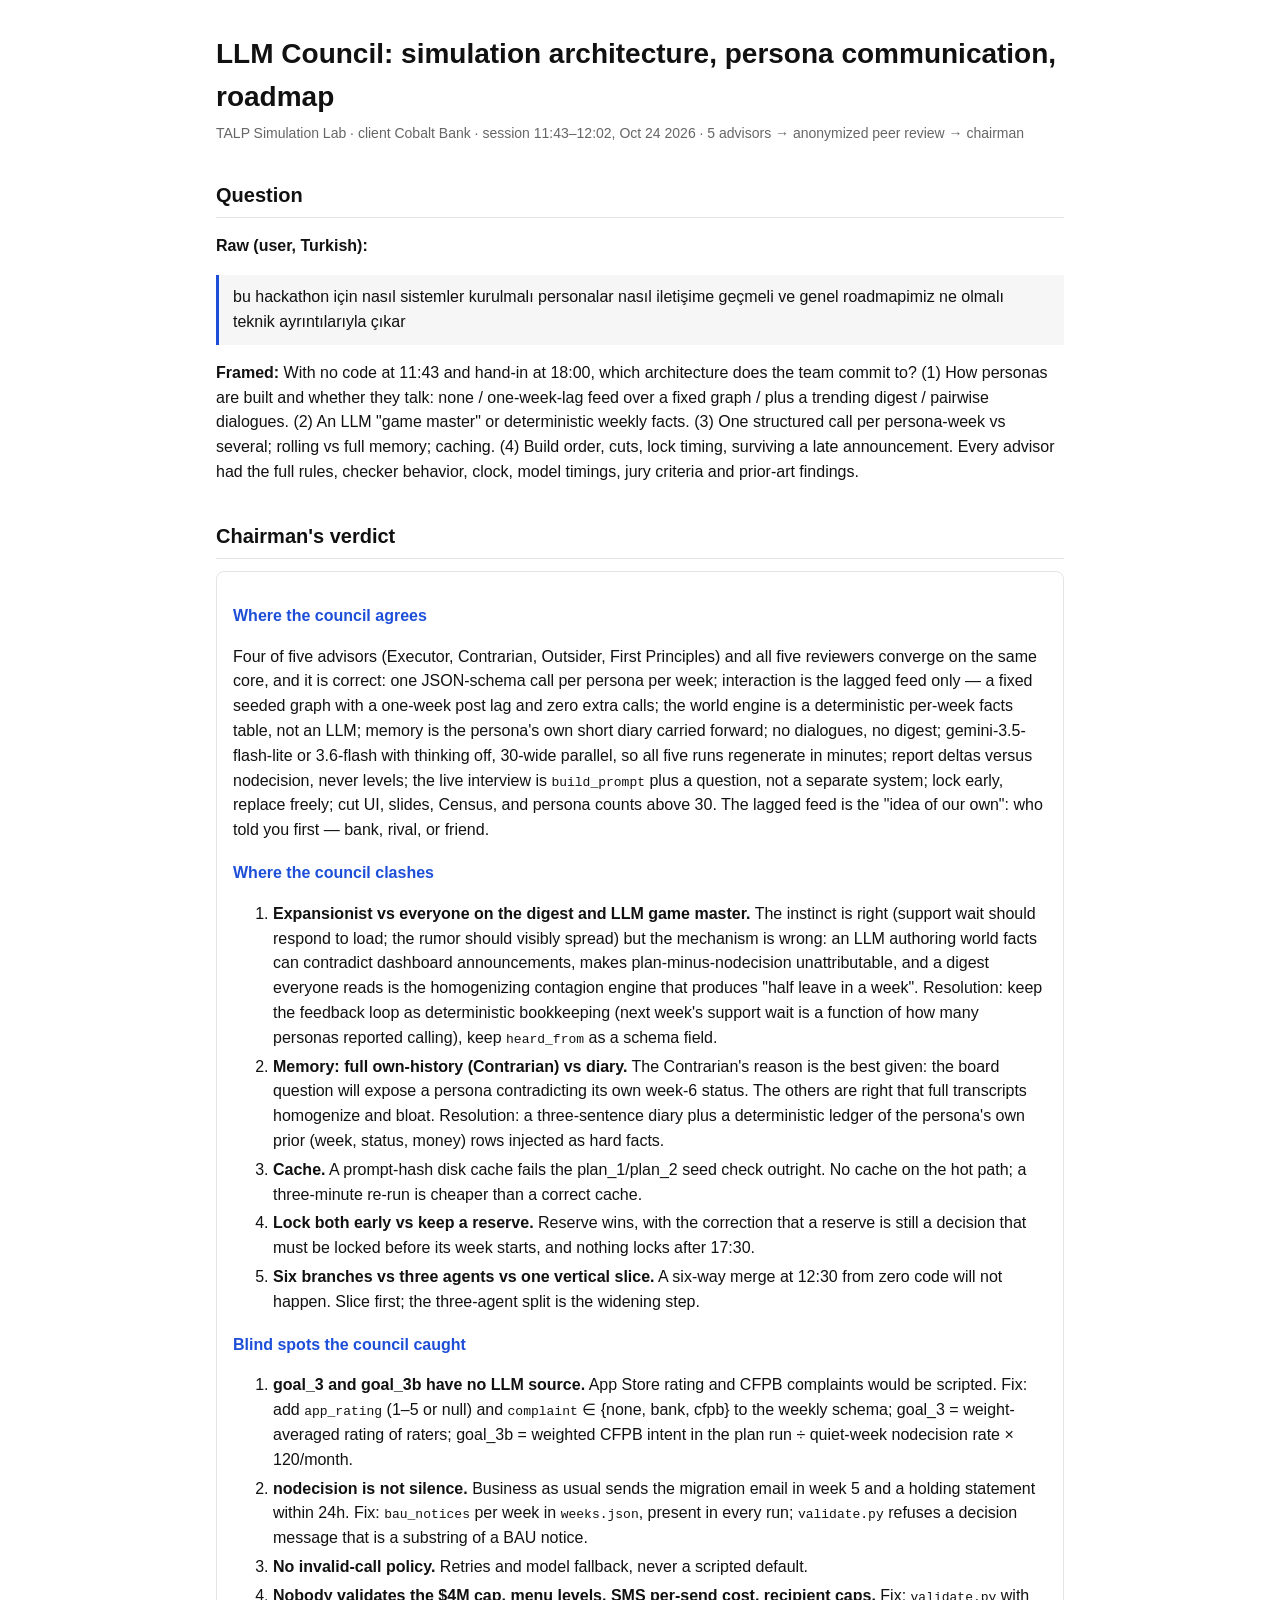
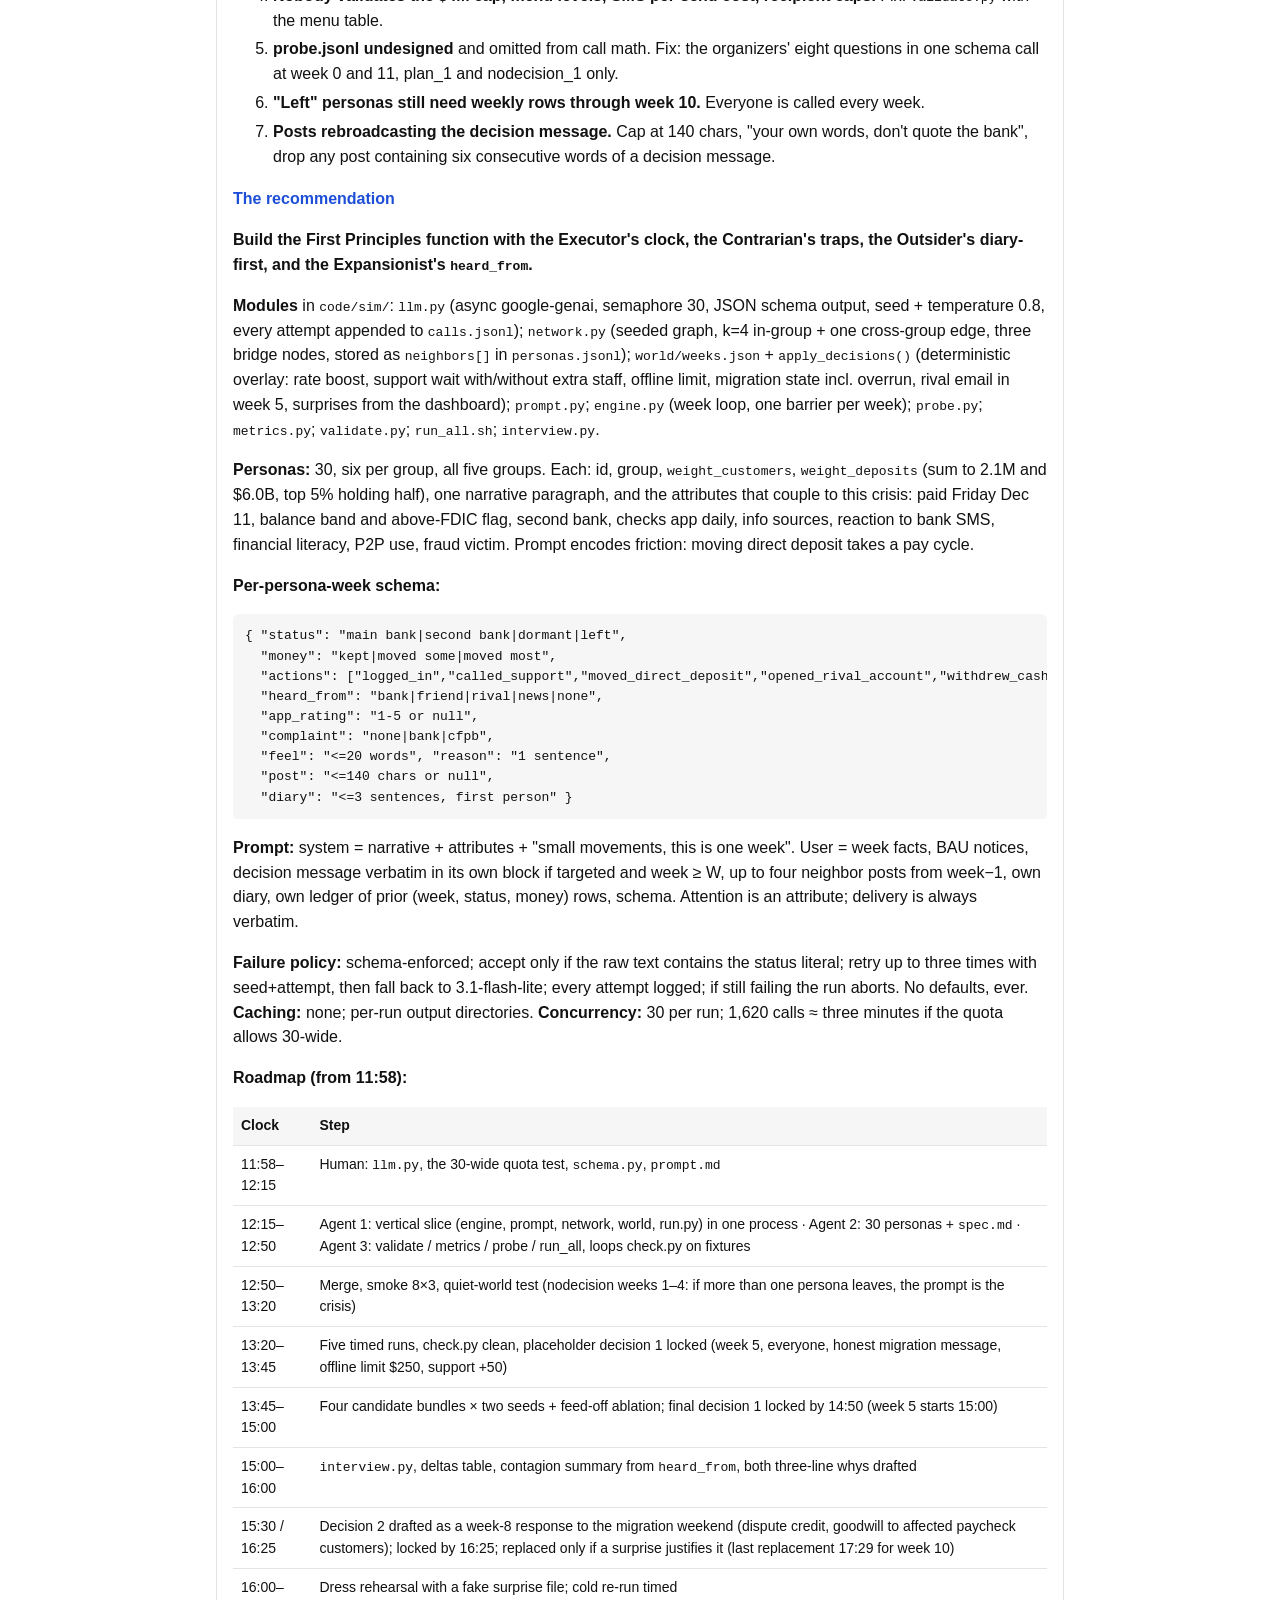
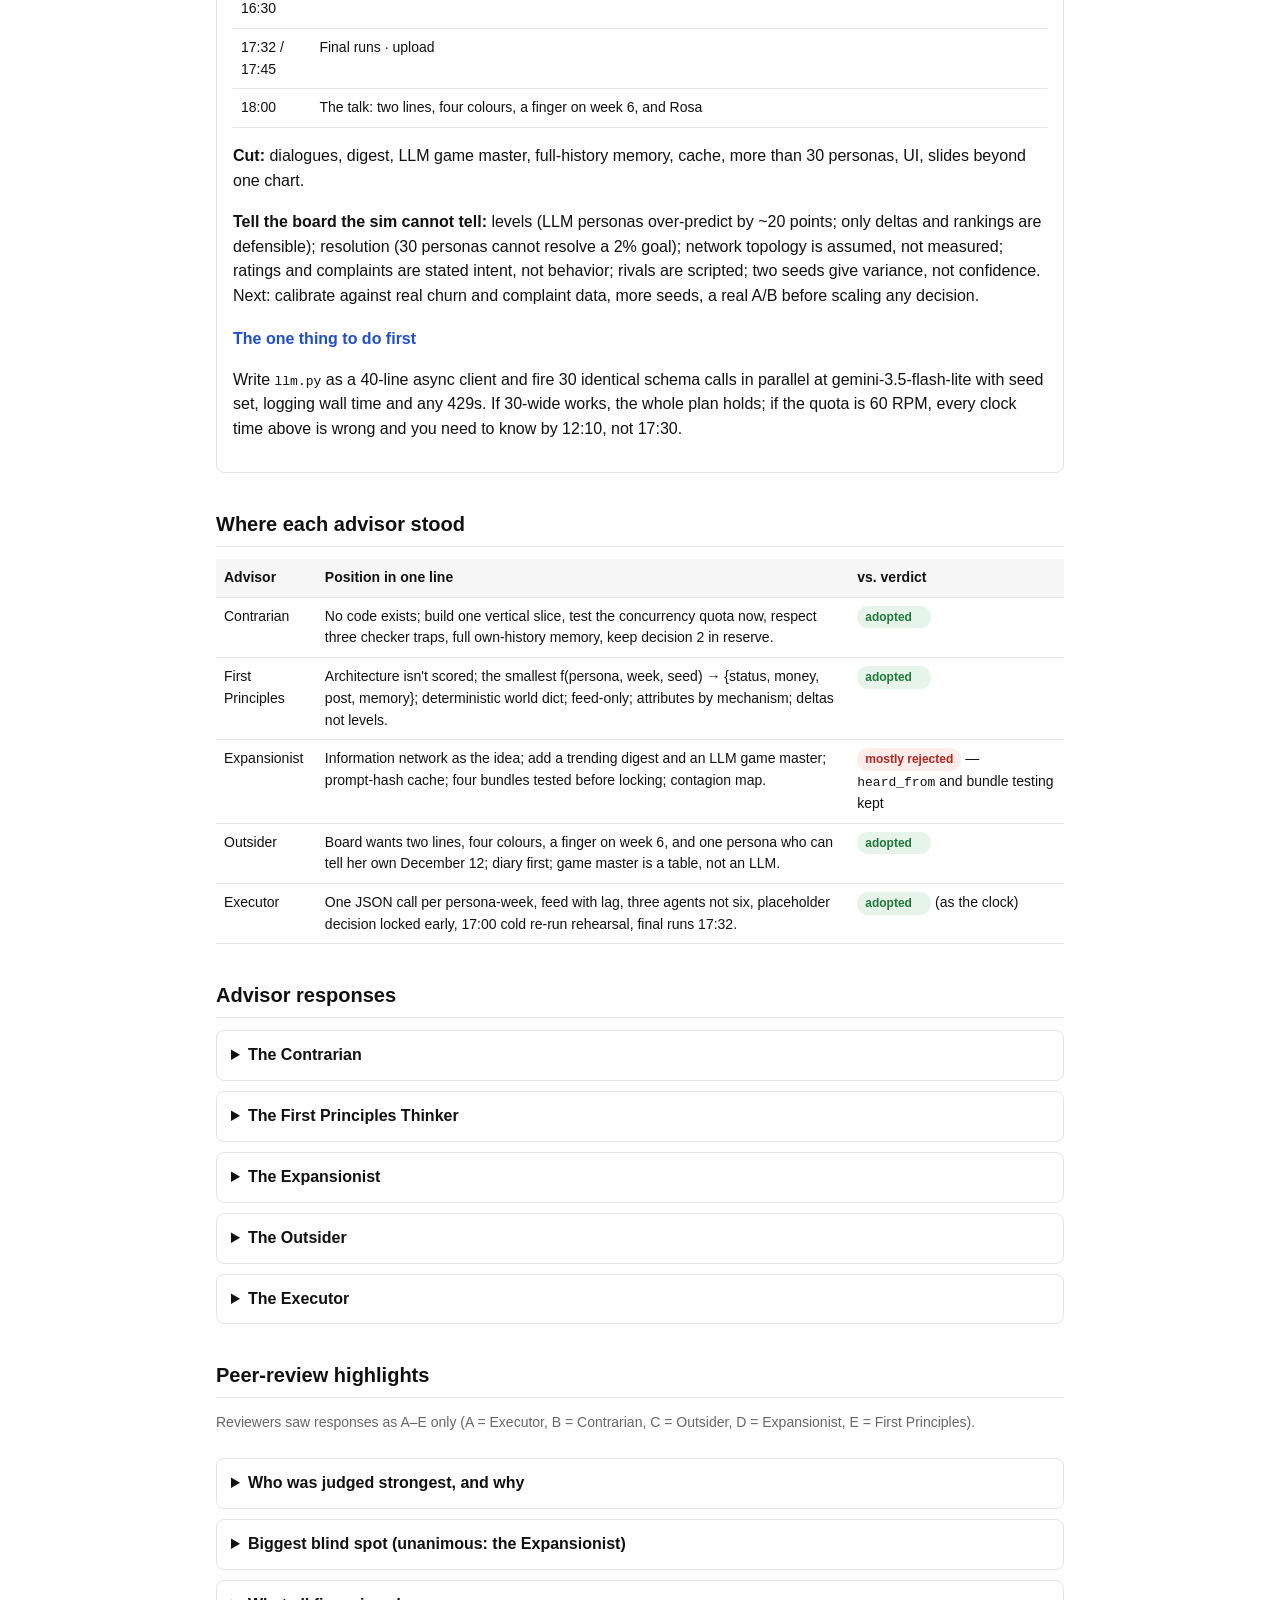
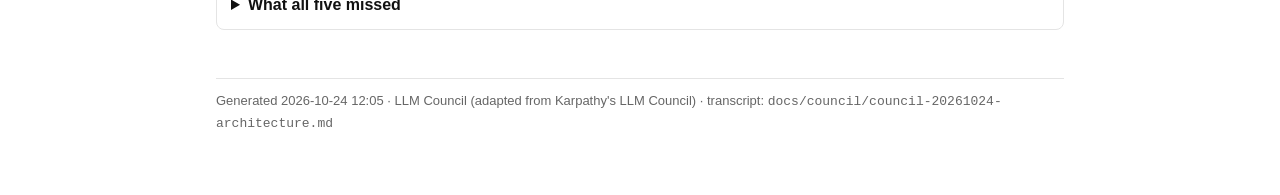
<file: docs/council/council-report-20261024-1200-architecture.html>
<!doctype html>
<html lang="en">
<head>
<meta charset="utf-8">
<meta name="viewport" content="width=device-width, initial-scale=1">
<title>Council Report — Cobalt Sim Architecture</title>
<style>
  :root { --ink:#111; --muted:#666; --line:#e4e4e4; --soft:#f6f6f6; --ok:#1f7a3a; --warn:#b3261e; --accent:#1d4ed8; }
  * { box-sizing:border-box; }
  body { margin:0; background:#fff; color:var(--ink); font:16px/1.55 -apple-system,BlinkMacSystemFont,"Segoe UI",Roboto,Helvetica,Arial,sans-serif; }
  main { max-width:880px; margin:0 auto; padding:32px 16px 64px; }
  h1 { font-size:28px; margin:0 0 4px; }
  h2 { font-size:20px; margin:36px 0 12px; padding-bottom:6px; border-bottom:1px solid var(--line); }
  h3 { font-size:16px; margin:20px 0 8px; }
  .meta { color:var(--muted); font-size:14px; margin-bottom:24px; }
  blockquote { margin:0; padding:10px 14px; background:var(--soft); border-left:3px solid var(--accent); }
  .box { border:1px solid var(--line); border-radius:8px; padding:14px 16px; margin:12px 0; }
  .verdict h3 { color:var(--accent); margin-top:18px; }
  table { width:100%; border-collapse:collapse; font-size:14px; margin:8px 0 16px; }
  th, td { text-align:left; vertical-align:top; padding:8px 8px; border-bottom:1px solid var(--line); }
  th { background:var(--soft); font-weight:600; }
  .pos { display:inline-block; min-width:74px; padding:2px 8px; border-radius:999px; font-size:12px; font-weight:600; }
  .agree { background:#e6f4ea; color:var(--ok); }
  .clash { background:#fdecea; color:var(--warn); }
  details { border:1px solid var(--line); border-radius:8px; margin:10px 0; padding:0 14px; }
  summary { cursor:pointer; padding:12px 0; font-weight:600; }
  details p { margin:0 0 12px; }
  code, pre { font-family:ui-monospace,SFMono-Regular,Menlo,Consolas,monospace; font-size:13px; }
  pre { background:var(--soft); padding:12px; border-radius:6px; overflow:auto; }
  ol li, ul li { margin:4px 0; }
  footer { margin-top:48px; color:var(--muted); font-size:13px; border-top:1px solid var(--line); padding-top:12px; }
  @media (max-width:600px){ table{font-size:13px;} th,td{padding:6px 4px;} }
</style>
</head>
<body>
<main>
<h1>LLM Council: simulation architecture, persona communication, roadmap</h1>
<div class="meta">TALP Simulation Lab · client Cobalt Bank · session 11:43–12:02, Oct 24 2026 · 5 advisors → anonymized peer review → chairman</div>

<h2>Question</h2>
<p><strong>Raw (user, Turkish):</strong></p>
<blockquote>bu hackathon için nasıl sistemler kurulmalı personalar nasıl iletişime geçmeli ve genel roadmapimiz ne olmalı teknik ayrıntılarıyla çıkar</blockquote>
<p><strong>Framed:</strong> With no code at 11:43 and hand-in at 18:00, which architecture does the team commit to? (1) How personas are built and whether they talk: none / one-week-lag feed over a fixed graph / plus a trending digest / pairwise dialogues. (2) An LLM "game master" or deterministic weekly facts. (3) One structured call per persona-week vs several; rolling vs full memory; caching. (4) Build order, cuts, lock timing, surviving a late announcement. Every advisor had the full rules, checker behavior, clock, model timings, jury criteria and prior-art findings.</p>

<h2>Chairman's verdict</h2>
<div class="box verdict">

<h3>Where the council agrees</h3>
<p>Four of five advisors (Executor, Contrarian, Outsider, First Principles) and all five reviewers converge on the same core, and it is correct: one JSON-schema call per persona per week; interaction is the lagged feed only — a fixed seeded graph with a one-week post lag and zero extra calls; the world engine is a deterministic per-week facts table, not an LLM; memory is the persona's own short diary carried forward; no dialogues, no digest; gemini-3.5-flash-lite or 3.6-flash with thinking off, 30-wide parallel, so all five runs regenerate in minutes; report deltas versus nodecision, never levels; the live interview is <code>build_prompt</code> plus a question, not a separate system; lock early, replace freely; cut UI, slides, Census, and persona counts above 30. The lagged feed is the "idea of our own": who told you first — bank, rival, or friend.</p>

<h3>Where the council clashes</h3>
<ol>
<li><strong>Expansionist vs everyone on the digest and LLM game master.</strong> The instinct is right (support wait should respond to load; the rumor should visibly spread) but the mechanism is wrong: an LLM authoring world facts can contradict dashboard announcements, makes plan-minus-nodecision unattributable, and a digest everyone reads is the homogenizing contagion engine that produces "half leave in a week". Resolution: keep the feedback loop as deterministic bookkeeping (next week's support wait is a function of how many personas reported calling), keep <code>heard_from</code> as a schema field.</li>
<li><strong>Memory: full own-history (Contrarian) vs diary.</strong> The Contrarian's reason is the best given: the board question will expose a persona contradicting its own week-6 status. The others are right that full transcripts homogenize and bloat. Resolution: a three-sentence diary plus a deterministic ledger of the persona's own prior (week, status, money) rows injected as hard facts.</li>
<li><strong>Cache.</strong> A prompt-hash disk cache fails the plan_1/plan_2 seed check outright. No cache on the hot path; a three-minute re-run is cheaper than a correct cache.</li>
<li><strong>Lock both early vs keep a reserve.</strong> Reserve wins, with the correction that a reserve is still a decision that must be locked before its week starts, and nothing locks after 17:30.</li>
<li><strong>Six branches vs three agents vs one vertical slice.</strong> A six-way merge at 12:30 from zero code will not happen. Slice first; the three-agent split is the widening step.</li>
</ol>

<h3>Blind spots the council caught</h3>
<ol>
<li><strong>goal_3 and goal_3b have no LLM source.</strong> App Store rating and CFPB complaints would be scripted. Fix: add <code>app_rating</code> (1–5 or null) and <code>complaint</code> ∈ {none, bank, cfpb} to the weekly schema; goal_3 = weight-averaged rating of raters; goal_3b = weighted CFPB intent in the plan run ÷ quiet-week nodecision rate × 120/month.</li>
<li><strong>nodecision is not silence.</strong> Business as usual sends the migration email in week 5 and a holding statement within 24h. Fix: <code>bau_notices</code> per week in <code>weeks.json</code>, present in every run; <code>validate.py</code> refuses a decision message that is a substring of a BAU notice.</li>
<li><strong>No invalid-call policy.</strong> Retries and model fallback, never a scripted default.</li>
<li><strong>Nobody validates the $4M cap, menu levels, SMS per-send cost, recipient caps.</strong> Fix: <code>validate.py</code> with the menu table.</li>
<li><strong>probe.jsonl undesigned</strong> and omitted from call math. Fix: the organizers' eight questions in one schema call at week 0 and 11, plan_1 and nodecision_1 only.</li>
<li><strong>"Left" personas still need weekly rows through week 10.</strong> Everyone is called every week.</li>
<li><strong>Posts rebroadcasting the decision message.</strong> Cap at 140 chars, "your own words, don't quote the bank", drop any post containing six consecutive words of a decision message.</li>
</ol>

<h3>The recommendation</h3>
<p><strong>Build the First Principles function with the Executor's clock, the Contrarian's traps, the Outsider's diary-first, and the Expansionist's <code>heard_from</code>.</strong></p>
<p><strong>Modules</strong> in <code>code/sim/</code>: <code>llm.py</code> (async google-genai, semaphore 30, JSON schema output, seed + temperature 0.8, every attempt appended to <code>calls.jsonl</code>); <code>network.py</code> (seeded graph, k=4 in-group + one cross-group edge, three bridge nodes, stored as <code>neighbors[]</code> in <code>personas.jsonl</code>); <code>world/weeks.json</code> + <code>apply_decisions()</code> (deterministic overlay: rate boost, support wait with/without extra staff, offline limit, migration state incl. overrun, rival email in week 5, surprises from the dashboard); <code>prompt.py</code>; <code>engine.py</code> (week loop, one barrier per week); <code>probe.py</code>; <code>metrics.py</code>; <code>validate.py</code>; <code>run_all.sh</code>; <code>interview.py</code>.</p>
<p><strong>Personas:</strong> 30, six per group, all five groups. Each: id, group, <code>weight_customers</code>, <code>weight_deposits</code> (sum to 2.1M and $6.0B, top 5% holding half), one narrative paragraph, and the attributes that couple to this crisis: paid Friday Dec 11, balance band and above-FDIC flag, second bank, checks app daily, info sources, reaction to bank SMS, financial literacy, P2P use, fraud victim. Prompt encodes friction: moving direct deposit takes a pay cycle.</p>
<p><strong>Per-persona-week schema:</strong></p>
<pre>{ "status": "main bank|second bank|dormant|left",
  "money": "kept|moved some|moved most",
  "actions": ["logged_in","called_support","moved_direct_deposit","opened_rival_account","withdrew_cash","nothing"],
  "heard_from": "bank|friend|rival|news|none",
  "app_rating": "1-5 or null",
  "complaint": "none|bank|cfpb",
  "feel": "&lt;=20 words", "reason": "1 sentence",
  "post": "&lt;=140 chars or null",
  "diary": "&lt;=3 sentences, first person" }</pre>
<p><strong>Prompt:</strong> system = narrative + attributes + "small movements, this is one week". User = week facts, BAU notices, decision message verbatim in its own block if targeted and week ≥ W, up to four neighbor posts from week−1, own diary, own ledger of prior (week, status, money) rows, schema. Attention is an attribute; delivery is always verbatim.</p>
<p><strong>Failure policy:</strong> schema-enforced; accept only if the raw text contains the status literal; retry up to three times with seed+attempt, then fall back to 3.1-flash-lite; every attempt logged; if still failing the run aborts. No defaults, ever. <strong>Caching:</strong> none; per-run output directories. <strong>Concurrency:</strong> 30 per run; 1,620 calls ≈ three minutes if the quota allows 30-wide.</p>
<p><strong>Roadmap (from 11:58):</strong></p>
<table>
<tr><th>Clock</th><th>Step</th></tr>
<tr><td>11:58–12:15</td><td>Human: <code>llm.py</code>, the 30-wide quota test, <code>schema.py</code>, <code>prompt.md</code></td></tr>
<tr><td>12:15–12:50</td><td>Agent 1: vertical slice (engine, prompt, network, world, run.py) in one process · Agent 2: 30 personas + <code>spec.md</code> · Agent 3: validate / metrics / probe / run_all, loops check.py on fixtures</td></tr>
<tr><td>12:50–13:20</td><td>Merge, smoke 8×3, quiet-world test (nodecision weeks 1–4: if more than one persona leaves, the prompt is the crisis)</td></tr>
<tr><td>13:20–13:45</td><td>Five timed runs, check.py clean, placeholder decision 1 locked (week 5, everyone, honest migration message, offline limit $250, support +50)</td></tr>
<tr><td>13:45–15:00</td><td>Four candidate bundles × two seeds + feed-off ablation; final decision 1 locked by 14:50 (week 5 starts 15:00)</td></tr>
<tr><td>15:00–16:00</td><td><code>interview.py</code>, deltas table, contagion summary from <code>heard_from</code>, both three-line whys drafted</td></tr>
<tr><td>15:30 / 16:25</td><td>Decision 2 drafted as a week-8 response to the migration weekend (dispute credit, goodwill to affected paycheck customers); locked by 16:25; replaced only if a surprise justifies it (last replacement 17:29 for week 10)</td></tr>
<tr><td>16:00–16:30</td><td>Dress rehearsal with a fake surprise file; cold re-run timed</td></tr>
<tr><td>17:32 / 17:45</td><td>Final runs · upload</td></tr>
<tr><td>18:00</td><td>The talk: two lines, four colours, a finger on week 6, and Rosa</td></tr>
</table>
<p><strong>Cut:</strong> dialogues, digest, LLM game master, full-history memory, cache, more than 30 personas, UI, slides beyond one chart.</p>
<p><strong>Tell the board the sim cannot tell:</strong> levels (LLM personas over-predict by ~20 points; only deltas and rankings are defensible); resolution (30 personas cannot resolve a 2% goal); network topology is assumed, not measured; ratings and complaints are stated intent, not behavior; rivals are scripted; two seeds give variance, not confidence. Next: calibrate against real churn and complaint data, more seeds, a real A/B before scaling any decision.</p>

<h3>The one thing to do first</h3>
<p>Write <code>llm.py</code> as a 40-line async client and fire 30 identical schema calls in parallel at gemini-3.5-flash-lite with seed set, logging wall time and any 429s. If 30-wide works, the whole plan holds; if the quota is 60 RPM, every clock time above is wrong and you need to know by 12:10, not 17:30.</p>
</div>

<h2>Where each advisor stood</h2>
<table>
<tr><th>Advisor</th><th>Position in one line</th><th>vs. verdict</th></tr>
<tr><td>Contrarian</td><td>No code exists; build one vertical slice, test the concurrency quota now, respect three checker traps, full own-history memory, keep decision 2 in reserve.</td><td><span class="pos agree">adopted</span></td></tr>
<tr><td>First Principles</td><td>Architecture isn't scored; the smallest f(persona, week, seed) → {status, money, post, memory}; deterministic world dict; feed-only; attributes by mechanism; deltas not levels.</td><td><span class="pos agree">adopted</span></td></tr>
<tr><td>Expansionist</td><td>Information network as the idea; add a trending digest and an LLM game master; prompt-hash cache; four bundles tested before locking; contagion map.</td><td><span class="pos clash">mostly rejected</span> — <code>heard_from</code> and bundle testing kept</td></tr>
<tr><td>Outsider</td><td>Board wants two lines, four colours, a finger on week 6, and one persona who can tell her own December 12; diary first; game master is a table, not an LLM.</td><td><span class="pos agree">adopted</span></td></tr>
<tr><td>Executor</td><td>One JSON call per persona-week, feed with lag, three agents not six, placeholder decision locked early, 17:00 cold re-run rehearsal, final runs 17:32.</td><td><span class="pos agree">adopted</span> (as the clock)</td></tr>
</table>

<h2>Advisor responses</h2>
<details><summary>The Contrarian</summary>
<p>What kills you is not persona design; it is that at 11:43 no code exists and the roadmap has six branches merging at 12:30. That merge will not happen. Build one vertical slice first in a single process — client, prompt builder, 24 stub personas, five runs, check.py green — then widen. And measure 24-wide parallel throughput on the key now: per-call latency was tested, concurrency quota was not. A crisis announced at 17:30 forces a cold five-run re-run inside 30 minutes; at a 60 RPM quota, ~1,500 calls take 25 minutes and the ZIP is late.</p>
<p>The checker bites in three places. One: any "realistic delivery" modeling (persona ignored the push) removes the message from a targeted prompt and fails word-for-word. The message always goes in verbatim; attention is a persona attribute. Two: a social feed whose posts quote the message makes check.py print "reaches 24 personas" on a targeted decision — cap posts at ~140 chars of the persona's own words. Three: a TinyTroupe-style cache keyed on prompt hash returns identical plan_1/plan_2 answers and fails the seed check; key on (run, seed, prompt) and isolate each run's memory by directory, or nodecision inherits the message.</p>
<p>Third: the feed is the contagion engine that produces "half leave in a week," which the organizers call a broken sim. Run nodecision in a quiet world first; if more than one persona leaves, your prompts are the crisis. Encode switching friction in the prompt (moving direct deposit takes a pay cycle). Skip digest and dialogues — identical text to all 24 homogenizes — and skip the game master; it hallucinates facts that contradict announcements.</p>
<p>Last: 24 personas cannot resolve a 2% goal; one persona is 4%. Weight personas by segment, report deltas versus nodecision, and admit it under "what the sim cannot tell." Keep decision two as an unlocked reserve. Use full own-history, not a rolling summary, and inject the persona's own weekly.jsonl rows as hard facts — the live board question will expose any contradiction.</p>
</details>
<details><summary>The First Principles Thinker</summary>
<p>Strip the framing: architecture is not scored. check.py scores the ZIP; the board scores a five-minute argument plus one live persona. So the real decision is: what is the smallest function f(persona, week facts, seed) → {status, money, post, memory} that passes check.py, yields a plan-minus-nodecision delta we can defend, and answers a live question with the same prompt? Everything else is decoration bought with the one scarce resource — minutes before 13:00. Compute is free: 24×10×5 = 1,200 calls at ~1 s, 24-wide parallel, one barrier per week, roughly 3 minutes for all five runs.</p>
<p>Therefore: one JSON-schema call per persona-week on gemini-3.6-flash with thinking off (fallback 3.5-flash-lite), fields status, money, post ≤140 chars, reason, memory ≤3 lines. Memory is the persona's own output carried forward — no summarizer call, no full history (which homogenizes). The world engine is deterministic bookkeeping, not an LLM game master: a per-week dict (rate, support wait with/without +150, offline card limit, migration state including overrun, rival emails) rendered into the prompt. Interaction is the feed only: a fixed small-world graph, k≈4 within group plus one cross-group edge, last week's neighbor posts pasted in. Zero extra calls — and it is the idea of our own: trust depends on who told you first, bank, rival, or friend. Dialogues and digests cost calls and earn nothing.</p>
<p>Attributes by mechanism, not catalog: only three couple to this crisis — balance above the FDIC limit, paid Friday Dec 11, has a second bank. The rest is one generated narrative paragraph. Report deltas, never levels.</p>
<p>Roadmap: 11:45–12:30 vertical slice, check.py green on one run. 12:30–13:00 five timed runs plus a feed-on/off ablation — that is the "approaches compared" criterion. Lock a week-5 targeted message and week-6 offline limit plus support early, replace freely. The interview tool is the runner with a question appended; done by 15:00. Cut digest, dialogues, more than 30 personas, slides.</p>
</details>
<details><summary>The Expansionist</summary>
<p>Build the information network. It is the only part of this task that can become "an idea of our own," and it costs zero extra LLM calls. Each persona's weekly JSON call already has to return status and money; add two fields: <code>post</code> (optional, ≤280 chars) and <code>diary</code> (three self-written sentences, the rolling memory). Route posts over a fixed graph built at persona-creation time: dense cliques for students, hub-and-spoke for small-business owners, sparse ties for savers, plus three or four deliberate bridge nodes. Next week's prompt carries the neighbors' posts and the persona's own diary. That turns a questionnaire into a contagion model: the board watches the migration rumor reach people who never open the app.</p>
<p>Add two cheap null-persona calls per week: a "trending" digest (one call turning all posts into three headlines everyone sees) and a game master that converts aggregate outputs into next week's world facts: support wait rising from 4 to 11 minutes when 30% say they called, a rival's "switch before Dec 12" post injected in week 5 because rivals know the date. Eleven extra calls per run. Nothing.</p>
<p>The real ceiling is using the sim before locking. At 13:30 run four candidate decision bundles as extra runs (flash-lite, 32 personas, concurrency 24, about 90 s per run, disk-cached by prompt hash) plus a no-network ablation, and show the board the comparison table. That is "approaches compared" and "what we learned" in one artifact. Then the live Q&A: an interview tool that loads the persona's week-10 diary and the posts it saw, so when asked why it moved money it names the neighbor who told it.</p>
<p>Roadmap: feed in the core by 12:30, digest and game master by 13:00, decision experiments 13:30–15:00, interview tool and contagion map by 16:00.</p>
</details>
<details><summary>The Outsider</summary>
<p>Read the brief as a stranger and one thing jumps out: the deliverable is two decisions, a five-minute talk, and one persona answering a board member live. Nothing in the jury list says "feed topology" or "game master". The insiders are arguing about plumbing nobody will see.</p>
<p>What a board member wants the simulation to show is embarrassingly simple: a picture of ten weeks, two lines (with our plan, without it), four colours (main, second, dormant, left), and a finger on week 6 saying "this is the migration weekend, this is what we did, this is the gap it bought." Then one face: "This is Rosa, a nurse paid Friday Dec 11, rent due Saturday, app read-only. Ask her what happened." If Rosa cannot describe her own December 12 in concrete words, the whole thing collapses on stage. So the one piece of memory that must exist is a short per-persona diary she carries into every week and into the live Q&A. Build that before anything else.</p>
<p>On talking to each other: any normal person knows the neighbour says "the bank app is down" before the bank does. That is the lagged feed, and it explains itself in one sentence: "each week, every persona sees three things people they know said last week." Dialogues are invisible to a jury and unexplainable in five minutes; the trending digest is a feature you add at 15:00 if bored. Cut them now.</p>
<p>The "game master" sounds mysterious; what it actually means is "someone must say what happened to each person this week: paycheck landed, migration overran." That is a table of facts per week, not another LLM.</p>
<p>Missing: write the three-line "why" for both decisions by week 3 and keep improving it; do not leave the story for 17:50. And the organizers already told you the answer shape: small movements. Show differences between options, not dramatic numbers.</p>
</details>
<details><summary>The Executor</summary>
<p>Commit now to the thing that runs: one JSON call per persona per week, feed with one-week lag, no LLM game master, no dialogues, no digest. Math: 30 personas × 12 calls (weeks 1–10 + two probes) × 5 runs = 1,800 calls on gemini-3.5-flash-lite at ~1s, concurrency 30, runs in parallel → the whole hand-in regenerates in ~3 minutes. That is your late-announcement insurance; nothing else is.</p>
<p>Next 20 minutes, human only: write <code>schema.py</code> (persona record; weekly output JSON) and <code>prompt.md</code> (system = narrative + attributes; user = week N facts + decision message verbatim if targeted and week ≥ W + up to 4 neighbor posts from week N‑1 + own memory). Then launch three agents, not six: core (llm.py, world.py, network.py, run.py), personas (30 personas, 6/group, weights summing to 2.1M/$6.0B), metrics (metrics.py, run_all.sh, loop check.py on fixtures until clean).</p>
<p>12:05–12:35 merge, smoke 8×3. 12:35–13:00 full five runs, make_submission.sh → "Nothing to fix", and at 12:55 lock a placeholder decision (week 5, everyone, honest pre-migration message + offline limit $250) so no deadline is ever missed. 13:00–15:30 experiments by swapping plan.json, two seeds each. 15:30 interview.py = build_prompt + one call with the persona's week‑10 memory; that is the live demo. 17:00 dress rehearsal with a fake week‑10 surprise file to time the re-run. 17:32 final runs, 17:45 upload.</p>
<p>Cut: pairwise dialogues, trending call, LLM game master, full-history memory, caching layer, Census grounding beyond one sentence, any UI, more than 30 personas.</p>
</details>

<h2>Peer-review highlights</h2>
<p class="meta">Reviewers saw responses as A–E only (A = Executor, B = Contrarian, C = Outsider, D = Expansionist, E = First Principles).</p>
<details><summary>Who was judged strongest, and why</summary>
<ul>
<li>Executor ×2: the only complete, clock-shaped plan (probes counted, placeholder lock, 17:00 cold re-run rehearsal, no cache).</li>
<li>First Principles ×2: derives the architecture from what is scored; feed-on/off ablation covers "approaches compared".</li>
<li>Contrarian ×1: the only one that tests the consensus design against the checker's failure modes and the untested concurrency quota.</li>
</ul>
</details>
<details><summary>Biggest blind spot (unanimous: the Expansionist)</summary>
<ul>
<li>Prompt-hash disk cache returns identical plan_1/plan_2 answers and fails the seed check outright.</li>
<li>LLM game master and digest push the same invented facts to every persona: homogenization, possible contradiction of dashboard announcements, unattributable deltas.</li>
<li>280-char posts can carry the verbatim message into non-targeted prompts.</li>
<li>Schedules digest + game master for 13:00 with no check.py-green milestone from zero code; "eleven extra calls" is really twenty.</li>
</ul>
</details>
<details><summary>What all five missed</summary>
<ul>
<li>goal_3 / goal_3b (App Store rating, CFPB complaints) have no LLM-produced source in any proposed schema.</li>
<li>nodecision is not silence: business as usual still sends the week-5 migration email and a holding statement; without them the plan delta is inflated.</li>
<li>No policy for invalid or failed calls.</li>
<li>Nobody validates the $4M joint cap, menu levels, SMS per-send cost, recipient caps.</li>
<li>probe.jsonl is undesigned and omitted from call math.</li>
<li>A "reserve" decision still has to be locked before its week starts, and nothing locks after 17:30.</li>
<li>"Left" personas still need weekly rows through week 10.</li>
</ul>
</details>

<footer>Generated 2026-10-24 12:05 · LLM Council (adapted from Karpathy's LLM Council) · transcript: <code>docs/council/council-20261024-architecture.md</code></footer>
</main>
</body>
</html>
</file>
